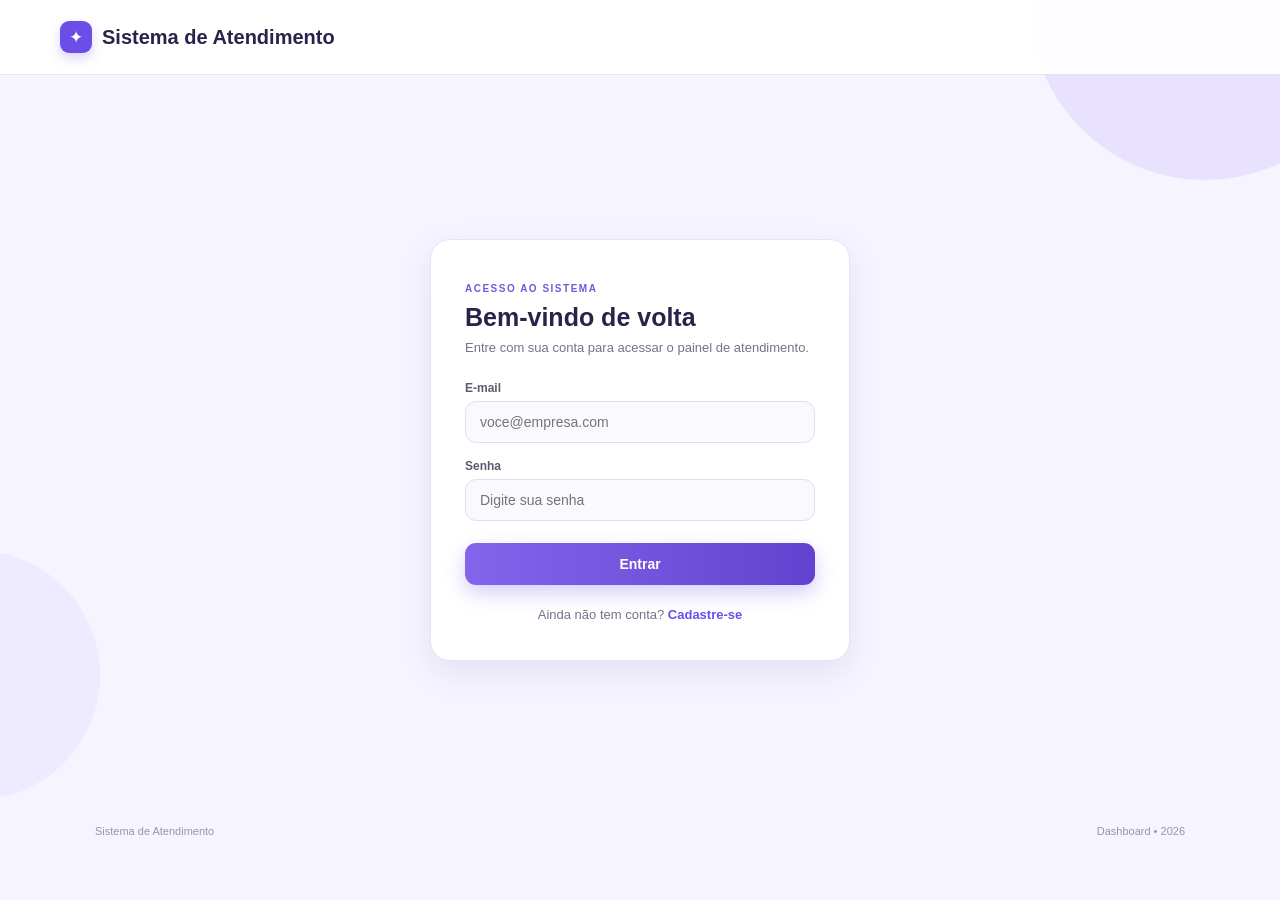
<file: prototipo/index.html>
<!DOCTYPE html>
<html lang="pt-BR">

<head>
    <meta charset="UTF-8">
    <meta name="viewport" content="width=device-width, initial-scale=1.0">
    <title>Dashboard de Atendimento</title>
    <link rel="stylesheet" href="style.css">
</head>

<body>

    <div class="background-shape shape-one"></div>
    <div class="background-shape shape-two"></div>

    <header>
        <div class="logo">
            <span class="logo-icon">✦</span>
            <h1>Sistema de Atendimento</h1>
        </div>

        <div class="header-acoes">
            <div class="status">
                <span class="status-dot"></span>
                Sistema online
            </div>

            <a href="login.html" class="btn-sair" id="btn-sair">Sair</a>
        </div>
    </header>

    <main>

        <section class="titulo">

            <div>
                <span class="subtitulo">VISÃO GERAL</span>
                <h2>Dashboard de Atendimento</h2>
                <p>Acompanhe o fluxo de atendimento da loja.</p>
            </div>

            <div class="periodo">
                <span>Período analisado</span>
                <strong>01 — 05 SET 2026</strong>
            </div>

        </section>


        <!-- CARDS -->

        <section class="cards">

            <div class="card">

                <div class="card-top">
                    <div class="icone">◉</div>
                    <span class="card-label">TOTAL</span>
                </div>

                <strong>20</strong>

                <p>atendimentos realizados</p>

                <div class="card-line"></div>

            </div>


            <div class="card destaque">

                <div class="card-top">
                    <div class="icone">★</div>
                    <span class="card-label">MAIOR DEMANDA</span>
                </div>

                <strong>Vendas</strong>

                <p>8 atendimentos</p>

                <div class="card-line"></div>

            </div>


            <div class="card">

                <div class="card-top">
                    <div class="icone">♟</div>
                    <span class="card-label">ATENDENTES</span>
                </div>

                <strong>10 / 10</strong>

                <p>Ana e Bruno</p>

                <div class="card-line"></div>

            </div>

        </section>


        <!-- GRÁFICOS -->

        <section class="graficos">


            <div class="grafico">

                <div class="grafico-titulo">
                    <div>
                        <span class="mini-label">DISTRIBUIÇÃO</span>
                        <h3>Atendimentos por fila</h3>
                    </div>

                    <span class="grafico-icon">↗</span>
                </div>


                <div class="barra">

                    <div class="barra-info">
                        <span>Vendas</span>
                        <strong>8</strong>
                    </div>

                    <div class="barra-fundo">
                        <div class="progresso vendas"></div>
                    </div>

                </div>


                <div class="barra">

                    <div class="barra-info">
                        <span>Financeiro</span>
                        <strong>5</strong>
                    </div>

                    <div class="barra-fundo">
                        <div class="progresso financeiro"></div>
                    </div>

                </div>


                <div class="barra">

                    <div class="barra-info">
                        <span>Suporte Técnico</span>
                        <strong>4</strong>
                    </div>

                    <div class="barra-fundo">
                        <div class="progresso suporte"></div>
                    </div>

                </div>


                <div class="barra">

                    <div class="barra-info">
                        <span>Trocas e Garantias</span>
                        <strong>3</strong>
                    </div>

                    <div class="barra-fundo">
                        <div class="progresso trocas"></div>
                    </div>

                </div>

            </div>


            <!-- ATENDIMENTOS POR DIA -->

            <div class="grafico">

                <div class="grafico-titulo">
                    <div>
                        <span class="mini-label">MOVIMENTO</span>
                        <h3>Atendimentos por dia</h3>
                    </div>

                    <span class="grafico-icon">⌁</span>
                </div>


                <div class="grafico-dias">

                    <div class="linha-grafico"></div>

                    <div class="ponto-dia">
                        <div class="ponto"></div>
                        <strong>4</strong>
                        <span>01/09</span>
                    </div>

                    <div class="ponto-dia">
                        <div class="ponto"></div>
                        <strong>4</strong>
                        <span>02/09</span>
                    </div>

                    <div class="ponto-dia">
                        <div class="ponto"></div>
                        <strong>4</strong>
                        <span>03/09</span>
                    </div>

                    <div class="ponto-dia">
                        <div class="ponto"></div>
                        <strong>4</strong>
                        <span>04/09</span>
                    </div>

                    <div class="ponto-dia">
                        <div class="ponto"></div>
                        <strong>4</strong>
                        <span>05/09</span>
                    </div>

                </div>

                <div class="resumo-dia">
                    <span>Movimento constante</span>
                    <strong>4 atendimentos/dia</strong>
                </div>

            </div>

        </section>


        <!-- MOVIMENTO MENSAL (VENDAS POR DIA) -->

        <section class="mensal">

            <div class="mensal-titulo">
                <div>
                    <span class="mini-label">TENDÊNCIA MENSAL</span>
                    <h3>Vendas por dia — Janeiro/2026</h3>
                </div>
                <span class="grafico-icon">⌁</span>
            </div>

            <div class="mensal-stats">
                <div>
                    <span>Total no mês</span>
                    <strong>305</strong>
                </div>
                <div>
                    <span>Média diária</span>
                    <strong>10</strong>
                </div>
                <div>
                    <span>Dia de pico</span>
                    <strong>Dia 24 (16 vendas)</strong>
                </div>
            </div>

            <div class="mensal-chart">
                <svg viewBox="0 0 620 200" preserveAspectRatio="none" xmlns="http://www.w3.org/2000/svg">
                    <defs>
                        <linearGradient id="areaGradiente" x1="0" y1="0" x2="0" y2="1">
                            <stop offset="0%" stop-color="#8365ec" stop-opacity="0.35" />
                            <stop offset="100%" stop-color="#8365ec" stop-opacity="0" />
                        </linearGradient>
                    </defs>

                    <path class="area-mensal"
                        d="M15,180 L15,139 L34.7,121 L54.3,130 L74.0,103 L93.7,112 L113.3,94 L133.0,76 L152.7,103 L172.3,121 L192.0,112 L211.7,94 L231.3,67 L251.0,85 L270.7,103 L290.3,112 L310.0,94 L329.7,58 L349.3,40 L369.0,67 L388.7,85 L408.3,94 L428.0,76 L447.7,49 L467.3,31 L487.0,58 L506.7,76 L526.3,94 L546.0,85 L565.7,67 L585.3,49 L605.0,85 L605.0,180 Z" />

                    <path class="linha-mensal"
                        d="M15,139 L34.7,121 L54.3,130 L74.0,103 L93.7,112 L113.3,94 L133.0,76 L152.7,103 L172.3,121 L192.0,112 L211.7,94 L231.3,67 L251.0,85 L270.7,103 L290.3,112 L310.0,94 L329.7,58 L349.3,40 L369.0,67 L388.7,85 L408.3,94 L428.0,76 L447.7,49 L467.3,31 L487.0,58 L506.7,76 L526.3,94 L546.0,85 L565.7,67 L585.3,49 L605.0,85" />

                    <circle class="ponto-pico" cx="467.3" cy="31" r="4.5" />
                </svg>

                <div class="mensal-eixo">
                    <span>Dia 1</span>
                    <span>Dia 5</span>
                    <span>Dia 10</span>
                    <span>Dia 15</span>
                    <span>Dia 20</span>
                    <span>Dia 25</span>
                    <span>Dia 31</span>
                </div>
            </div>

        </section>


        <!-- TABELA -->

        <section class="recentes">

            <div class="tabela-titulo">

                <div>
                    <span class="mini-label">HISTÓRICO</span>
                    <h3>Atendimentos recentes</h3>
                </div>

                <span class="ver-mais">Últimos registros</span>

            </div>


            <table>

                <thead>

                    <tr>
                        <th>Data e hora</th>
                        <th>Cliente</th>
                        <th>Atendente</th>
                        <th>Fila</th>
                    </tr>

                </thead>


                <tbody>

                    <tr>
                        <td>05/09/2026 11:15</td>
                        <td>Carla Mendes</td>
                        <td>Bruno</td>
                        <td><span class="tag vendas-tag">Vendas</span></td>
                    </tr>

                    <tr>
                        <td>05/09/2026 10:30</td>
                        <td>Diego Santos</td>
                        <td>Ana</td>
                        <td><span class="tag financeiro-tag">Financeiro</span></td>
                    </tr>

                    <tr>
                        <td>05/09/2026 09:45</td>
                        <td>Eduarda Alves</td>
                        <td>Bruno</td>
                        <td><span class="tag suporte-tag">Suporte Técnico</span></td>
                    </tr>

                </tbody>

            </table>

        </section>

    </main>


    <footer>
        <span>Sistema de Atendimento</span>
        <span>Dashboard • 2026</span>
    </footer>

    <script>
        // Protótipo de front-end: bloqueia o acesso ao dashboard sem login
        if (!sessionStorage.getItem('atendimento_logado')) {
            window.location.href = 'login.html';
        }

        document.getElementById('btn-sair').addEventListener('click', function () {
            sessionStorage.removeItem('atendimento_logado');
        });
    </script>

</body>

</html>
</file>
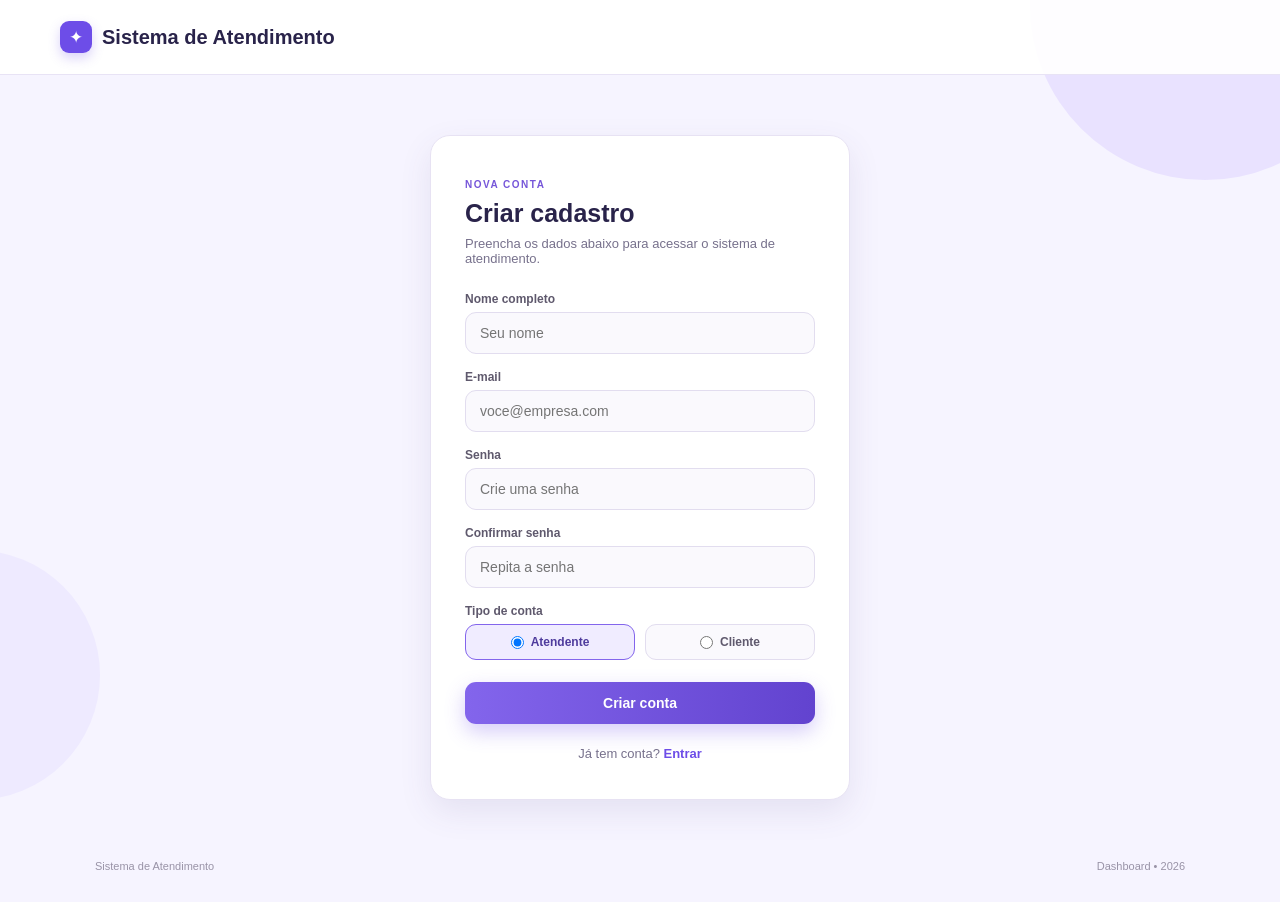
<file: prototipo/cadastro.html>
<!DOCTYPE html>
<html lang="pt-BR">

<head>
    <meta charset="UTF-8">
    <meta name="viewport" content="width=device-width, initial-scale=1.0">
    <title>Criar conta — Sistema de Atendimento</title>
    <link rel="stylesheet" href="style.css">
</head>

<body>

    <div class="background-shape shape-one"></div>
    <div class="background-shape shape-two"></div>

    <header>
        <div class="logo">
            <span class="logo-icon">✦</span>
            <h1>Sistema de Atendimento</h1>
        </div>
    </header>

    <main class="auth-shell">

        <div class="auth-card">

            <span class="mini-label">NOVA CONTA</span>
            <h2>Criar cadastro</h2>
            <p class="auth-sub">Preencha os dados abaixo para acessar o sistema de atendimento.</p>

            <form class="auth-form" id="form-cadastro">

                <div class="campo">
                    <label for="nome">Nome completo</label>
                    <input type="text" id="nome" placeholder="Seu nome" required>
                </div>

                <div class="campo">
                    <label for="email">E-mail</label>
                    <input type="email" id="email" placeholder="voce@empresa.com" required>
                </div>

                <div class="campo">
                    <label for="senha">Senha</label>
                    <input type="password" id="senha" placeholder="Crie uma senha" required>
                </div>

                <div class="campo">
                    <label for="confirmar-senha">Confirmar senha</label>
                    <input type="password" id="confirmar-senha" placeholder="Repita a senha" required>
                </div>

                <div class="campo">
                    <label>Tipo de conta</label>
                    <div class="auth-radios">

                        <label class="radio-pill">
                            <input type="radio" name="tipo-conta" value="atendente" checked>
                            Atendente
                        </label>

                        <label class="radio-pill">
                            <input type="radio" name="tipo-conta" value="cliente">
                            Cliente
                        </label>

                    </div>
                </div>

                <button type="submit" class="btn-primary">Criar conta</button>

            </form>

            <p class="auth-footer-link">
                Já tem conta? <a href="login.html">Entrar</a>
            </p>

        </div>

    </main>

    <footer>
        <span>Sistema de Atendimento</span>
        <span>Dashboard • 2026</span>
    </footer>

    <script>
        document.getElementById('form-cadastro').addEventListener('submit', function (evento) {
            evento.preventDefault();

            const senha = document.getElementById('senha').value;
            const confirmarSenha = document.getElementById('confirmar-senha').value;

            if (senha !== confirmarSenha) {
                alert('As senhas não coincidem. Verifique e tente novamente.');
                return;
            }

            // Protótipo de front-end: aqui entraria o INSERT real em pessoa/atendente/cliente
            sessionStorage.setItem('atendimento_email', document.getElementById('email').value);
            window.location.href = 'login.html';
        });
    </script>

</body>

</html>
</file>
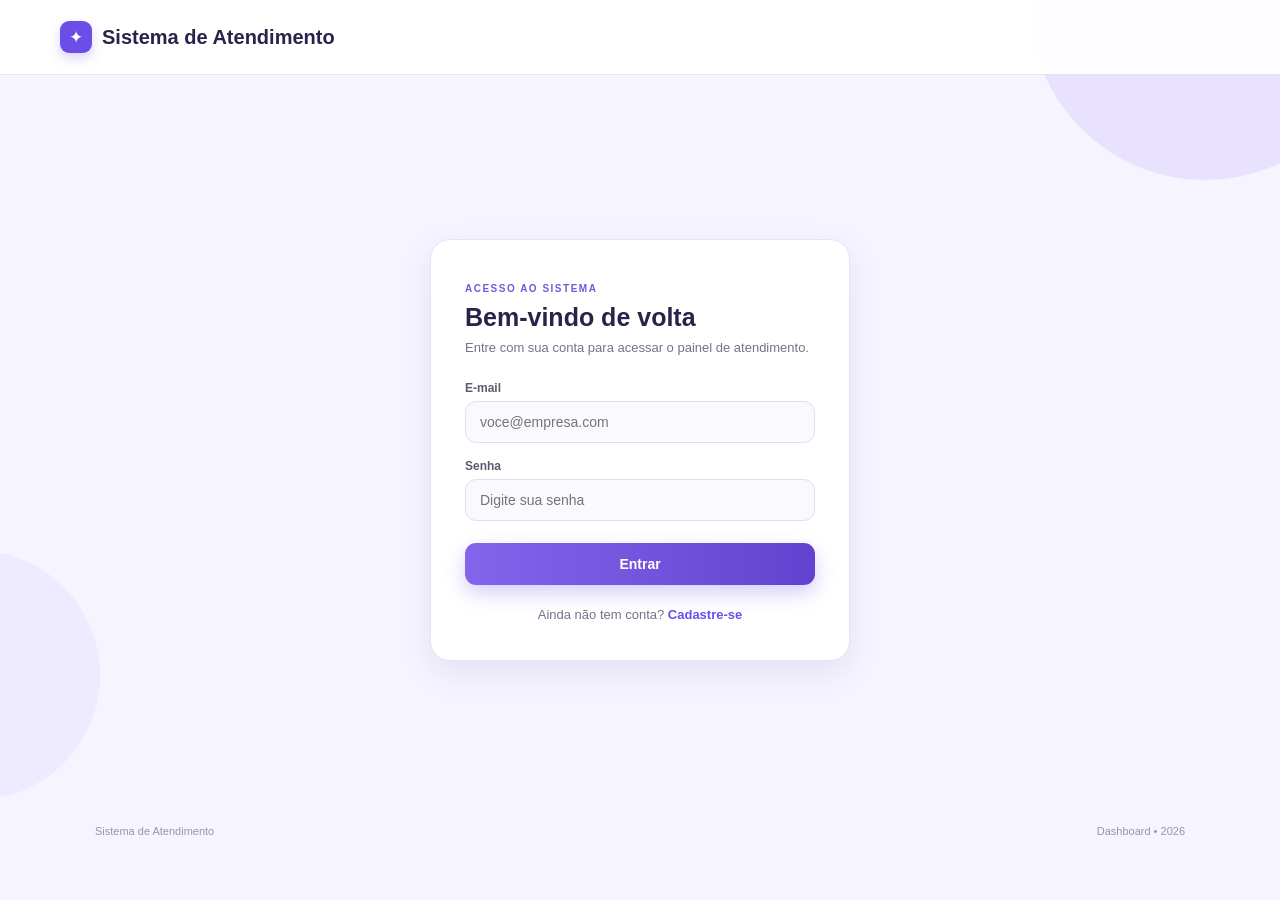
<file: prototipo/login.html>
<!DOCTYPE html>
<html lang="pt-BR">

<head>
    <meta charset="UTF-8">
    <meta name="viewport" content="width=device-width, initial-scale=1.0">
    <title>Entrar — Sistema de Atendimento</title>
    <link rel="stylesheet" href="style.css">
</head>

<body>

    <div class="background-shape shape-one"></div>
    <div class="background-shape shape-two"></div>

    <header>
        <div class="logo">
            <span class="logo-icon">✦</span>
            <h1>Sistema de Atendimento</h1>
        </div>
    </header>

    <main class="auth-shell">

        <div class="auth-card">

            <span class="mini-label">ACESSO AO SISTEMA</span>
            <h2>Bem-vindo de volta</h2>
            <p class="auth-sub">Entre com sua conta para acessar o painel de atendimento.</p>

            <form class="auth-form" id="form-login">

                <div class="campo">
                    <label for="email">E-mail</label>
                    <input type="email" id="email" placeholder="voce@empresa.com" required>
                </div>

                <div class="campo">
                    <label for="senha">Senha</label>
                    <input type="password" id="senha" placeholder="Digite sua senha" required>
                </div>

                <button type="submit" class="btn-primary">Entrar</button>

            </form>

            <p class="auth-footer-link">
                Ainda não tem conta? <a href="cadastro.html">Cadastre-se</a>
            </p>

        </div>

    </main>

    <footer>
        <span>Sistema de Atendimento</span>
        <span>Dashboard • 2026</span>
    </footer>

    <script>
        // Se o cadastro preencheu o e-mail, já deixa pronto no campo
        const emailCadastrado = sessionStorage.getItem('atendimento_email');
        if (emailCadastrado) {
            document.getElementById('email').value = emailCadastrado;
            sessionStorage.removeItem('atendimento_email');
        }

        document.getElementById('form-login').addEventListener('submit', function (evento) {
            evento.preventDefault();
            // Protótipo de front-end: aqui entraria a validação real com o banco de dados
            sessionStorage.setItem('atendimento_logado', 'true');
            window.location.href = 'index.html';
        });
    </script>

</body>

</html>
</file>
<file: prototipo/style.css>
* {
    margin: 0;
    padding: 0;
    box-sizing: border-box;
}

body {
    font-family: Arial, sans-serif;
    background: #f6f4ff;
    color: #28243a;
    min-height: 100vh;
    position: relative;
    overflow-x: hidden;
}

/* =========================
   FORMAS DO FUNDO
========================= */

.background-shape {
    position: fixed;
    border-radius: 50%;
    pointer-events: none;
    z-index: -1;
}

.shape-one {
    width: 350px;
    height: 350px;
    background: #e9e2ff;
    top: -170px;
    right: -100px;
}

.shape-two {
    width: 250px;
    height: 250px;
    background: #eeeaff;
    bottom: 100px;
    left: -150px;
}


/* =========================
   CABEÇALHO
========================= */

header {
    background: rgba(255, 255, 255, 0.92);
    padding: 21px 60px;
    display: flex;
    justify-content: space-between;
    align-items: center;
    border-bottom: 1px solid #e8e3f5;
    position: relative;
    z-index: 2;
}

.logo {
    display: flex;
    align-items: center;
    gap: 10px;
}

.logo-icon {
    width: 32px;
    height: 32px;
    display: flex;
    justify-content: center;
    align-items: center;
    background: #6d4de8;
    color: white;
    border-radius: 9px;
    font-size: 17px;
    box-shadow: 0 5px 12px rgba(109, 77, 232, 0.25);
}

.logo h1 {
    font-size: 20px;
    color: #29234a;
}

.status {
    display: flex;
    align-items: center;
    gap: 8px;
    color: #666174;
    font-size: 13px;
    background: #faf9ff;
    border: 1px solid #e7e2f3;
    padding: 8px 13px;
    border-radius: 20px;
}

.status-dot {
    width: 8px;
    height: 8px;
    background: #55b98a;
    border-radius: 50%;
    box-shadow: 0 0 0 4px #e7f7ef;
}


/* =========================
   CONTEÚDO
========================= */

main {
    max-width: 1150px;
    margin: 0 auto;
    padding: 45px 30px;
}


/* =========================
   TÍTULO
========================= */

.titulo {
    display: flex;
    justify-content: space-between;
    align-items: flex-end;
    margin-bottom: 32px;
}

.subtitulo,
.mini-label {
    color: #7656d9;
    font-size: 10px;
    font-weight: bold;
    letter-spacing: 1.5px;
}

.titulo h2 {
    font-size: 32px;
    color: #29234a;
    margin: 7px 0;
}

.titulo p {
    color: #77718c;
    font-size: 15px;
}

.periodo {
    background: white;
    padding: 13px 17px;
    border-radius: 12px;
    border: 1px solid #e7e2f3;
    text-align: right;
    box-shadow: 0 5px 18px rgba(80, 65, 130, 0.05);
}

.periodo span {
    display: block;
    color: #898396;
    font-size: 11px;
    margin-bottom: 5px;
}

.periodo strong {
    color: #4e3b9d;
    font-size: 12px;
}


/* =========================
   CARDS
========================= */

.cards {
    display: grid;
    grid-template-columns: repeat(3, 1fr);
    gap: 20px;
    margin-bottom: 25px;
}

.card {
    background: white;
    padding: 23px;
    border-radius: 17px;
    border: 1px solid #e7e2f3;
    box-shadow: 0 6px 22px rgba(80, 65, 130, 0.07);
    position: relative;
    overflow: hidden;
    transition: 0.2s;
}

.card:hover {
    transform: translateY(-3px);
    box-shadow: 0 10px 28px rgba(80, 65, 130, 0.12);
}

.card::after {
    content: "";
    position: absolute;
    width: 100px;
    height: 100px;
    border-radius: 50%;
    background: #f0ecff;
    right: -45px;
    top: -45px;
}

.card.destaque {
    background: linear-gradient(135deg, #ffffff 0%, #f8f5ff 100%);
    border-color: #ddd3fa;
}

.card-top {
    display: flex;
    align-items: center;
    justify-content: space-between;
    position: relative;
    z-index: 1;
}

.icone {
    width: 34px;
    height: 34px;
    border-radius: 10px;
    background: #f0ecff;
    color: #6d4de8;
    display: flex;
    justify-content: center;
    align-items: center;
    font-size: 15px;
}

.card-label {
    font-size: 10px;
    color: #8a8498;
    letter-spacing: 1px;
    font-weight: bold;
}

.card strong {
    display: block;
    margin-top: 20px;
    font-size: 29px;
    color: #30265c;
    position: relative;
    z-index: 1;
}

.card p {
    color: #77718c;
    font-size: 13px;
    margin-top: 5px;
    position: relative;
    z-index: 1;
}

.card-line {
    width: 35px;
    height: 3px;
    background: #7656e8;
    border-radius: 5px;
    margin-top: 18px;
}


/* =========================
   GRÁFICOS
========================= */

.graficos {
    display: grid;
    grid-template-columns: 1.25fr 1fr;
    gap: 20px;
    margin-bottom: 25px;
}

.grafico {
    background: white;
    padding: 27px;
    border-radius: 17px;
    border: 1px solid #e7e2f3;
    box-shadow: 0 6px 22px rgba(80, 65, 130, 0.06);
}

.grafico-titulo {
    display: flex;
    justify-content: space-between;
    align-items: flex-start;
    margin-bottom: 27px;
}

.grafico h3 {
    color: #30265c;
    font-size: 17px;
    margin-top: 5px;
}

.grafico-icon {
    width: 30px;
    height: 30px;
    border-radius: 9px;
    background: #f1edff;
    color: #6d4de8;
    display: flex;
    align-items: center;
    justify-content: center;
}


/* =========================
   BARRAS
========================= */

.barra {
    margin-bottom: 19px;
}

.barra-info {
    display: flex;
    justify-content: space-between;
    margin-bottom: 7px;
    font-size: 13px;
}

.barra-info span {
    color: #5f596d;
}

.barra-info strong {
    color: #403567;
}

.barra-fundo {
    width: 100%;
    height: 9px;
    background: #f0edf6;
    border-radius: 20px;
    overflow: hidden;
}

.progresso {
    height: 100%;
    background: linear-gradient(90deg, #8365ec, #6243cf);
    border-radius: 20px;
}

.vendas {
    width: 100%;
}

.financeiro {
    width: 63%;
}

.suporte {
    width: 50%;
}

.trocas {
    width: 38%;
}


/* =========================
   GRÁFICO DE DIAS
========================= */

.grafico-dias {
    height: 150px;
    display: flex;
    align-items: center;
    justify-content: space-around;
    position: relative;
    margin-top: 5px;
}

.linha-grafico {
    position: absolute;
    left: 7%;
    right: 7%;
    top: 50%;
    height: 2px;
    background: #ddd7ef;
}

.ponto-dia {
    display: flex;
    flex-direction: column;
    align-items: center;
    gap: 7px;
    position: relative;
    z-index: 1;
}

.ponto {
    width: 12px;
    height: 12px;
    border-radius: 50%;
    background: #7656e8;
    border: 3px solid white;
    box-shadow: 0 0 0 3px #ded5fb;
}

.ponto-dia strong {
    position: absolute;
    top: -30px;
    font-size: 12px;
    color: #4e3b9d;
}

.ponto-dia span {
    color: #888294;
    font-size: 11px;
}

.resumo-dia {
    margin-top: 12px;
    padding-top: 13px;
    border-top: 1px solid #eeeaf5;
    display: flex;
    justify-content: space-between;
    font-size: 11px;
}

.resumo-dia span {
    color: #8a8495;
}

.resumo-dia strong {
    color: #6d4de8;
}


/* =========================
   MOVIMENTO MENSAL (NOVO)
========================= */

.mensal {
    background: white;
    padding: 27px;
    border-radius: 17px;
    border: 1px solid #e7e2f3;
    box-shadow: 0 6px 22px rgba(80, 65, 130, 0.06);
    margin-bottom: 25px;
}

.mensal-titulo {
    display: flex;
    justify-content: space-between;
    align-items: flex-start;
    margin-bottom: 22px;
}

.mensal-titulo h3 {
    color: #30265c;
    font-size: 17px;
    margin-top: 5px;
}

.mensal-stats {
    display: flex;
    gap: 14px;
    margin-bottom: 22px;
    flex-wrap: wrap;
}

.mensal-stats div {
    background: #faf9fd;
    border: 1px solid #eee9f8;
    border-radius: 12px;
    padding: 11px 16px;
    flex: 1;
    min-width: 130px;
}

.mensal-stats span {
    display: block;
    color: #8a8495;
    font-size: 11px;
    margin-bottom: 4px;
}

.mensal-stats strong {
    color: #4e3b9d;
    font-size: 15px;
}

.mensal-chart svg {
    width: 100%;
    height: auto;
    display: block;
}

.area-mensal {
    fill: url(#areaGradiente);
}

.linha-mensal {
    fill: none;
    stroke: #6d4de8;
    stroke-width: 2.5;
    stroke-linecap: round;
    stroke-linejoin: round;
}

.ponto-pico {
    fill: #6d4de8;
    stroke: white;
    stroke-width: 2;
}

.mensal-eixo {
    display: flex;
    justify-content: space-between;
    margin-top: 8px;
    font-size: 11px;
    color: #888294;
}


/* =========================
   TABELA
========================= */

.recentes {
    background: white;
    padding: 27px;
    border-radius: 17px;
    border: 1px solid #e7e2f3;
    box-shadow: 0 6px 22px rgba(80, 65, 130, 0.06);
}

.tabela-titulo {
    display: flex;
    justify-content: space-between;
    align-items: center;
    margin-bottom: 20px;
}

.tabela-titulo h3 {
    color: #30265c;
    font-size: 17px;
    margin-top: 5px;
}

.ver-mais {
    color: #8a8495;
    font-size: 11px;
    background: #faf9fd;
    padding: 7px 11px;
    border-radius: 10px;
}

table {
    width: 100%;
    border-collapse: collapse;
}

th {
    text-align: left;
    font-size: 11px;
    color: #898396;
    font-weight: bold;
    padding: 12px;
    background: #faf9fd;
    border-bottom: 1px solid #e8e4f2;
}

td {
    padding: 15px 12px;
    font-size: 13px;
    color: #555060;
    border-bottom: 1px solid #eeeaf5;
}

tr:last-child td {
    border-bottom: none;
}

.tag {
    padding: 5px 9px;
    border-radius: 10px;
    font-size: 11px;
    font-weight: bold;
}

.vendas-tag {
    background: #eee9ff;
    color: #6648c9;
}

.financeiro-tag {
    background: #f4edff;
    color: #7854bb;
}

.suporte-tag {
    background: #ebeefc;
    color: #5663ad;
}


/* =========================
   RODAPÉ
========================= */

footer {
    max-width: 1150px;
    margin: 0 auto;
    padding: 0 30px 30px;
    display: flex;
    justify-content: space-between;
    color: #9993a7;
    font-size: 11px;
}


/* =========================
   RESPONSIVIDADE
========================= */

@media (max-width: 800px) {

    header {
        padding: 18px 25px;
    }

    main {
        padding: 35px 20px;
    }

    .titulo {
        flex-direction: column;
        align-items: flex-start;
        gap: 20px;
    }

    .periodo {
        text-align: left;
    }

    .cards {
        grid-template-columns: 1fr;
    }

    .graficos {
        grid-template-columns: 1fr;
    }

    .mensal-stats {
        flex-direction: column;
    }

    footer {
        padding: 0 20px 25px;
    }
}


@media (max-width: 550px) {

    header h1 {
        font-size: 16px;
    }

    .status {
        font-size: 11px;
    }

    .titulo h2 {
        font-size: 26px;
    }

    .grafico,
    .card,
    .recentes,
    .mensal {
        padding: 20px;
    }

    table {
        font-size: 11px;
    }

    th,
    td {
        padding: 9px 6px;
    }

    .ver-mais {
        display: none;
    }

    .mensal-eixo span:nth-child(2n) {
        display: none;
    }
}


/* =========================
   AUTENTICAÇÃO (LOGIN / CADASTRO)
========================= */

.auth-shell {
    max-width: 1150px;
    margin: 0 auto;
    padding: 60px 30px;
    min-height: calc(100vh - 150px);
    display: flex;
    align-items: center;
    justify-content: center;
}

.auth-card {
    background: white;
    width: 100%;
    max-width: 420px;
    padding: 38px 34px;
    border-radius: 20px;
    border: 1px solid #e7e2f3;
    box-shadow: 0 12px 32px rgba(80, 65, 130, 0.1);
    text-align: left;
}

.auth-card h2 {
    font-size: 25px;
    color: #29234a;
    margin: 7px 0 8px;
}

.auth-sub {
    color: #77718c;
    font-size: 13px;
    margin-bottom: 26px;
}

.auth-form {
    display: flex;
    flex-direction: column;
    gap: 16px;
}

.campo {
    display: flex;
    flex-direction: column;
    gap: 6px;
}

.campo label {
    font-size: 12px;
    color: #5f596d;
    font-weight: bold;
}

.campo input[type="text"],
.campo input[type="email"],
.campo input[type="password"] {
    border: 1px solid #e2ddef;
    background: #faf9fd;
    border-radius: 11px;
    padding: 12px 14px;
    font-size: 14px;
    font-family: inherit;
    color: #28243a;
    outline: none;
    transition: 0.2s;
}

.campo input:focus {
    border-color: #8365ec;
    background: white;
    box-shadow: 0 0 0 3px #ede8ff;
}

.auth-radios {
    display: flex;
    gap: 10px;
}

.radio-pill {
    flex: 1;
    display: flex;
    align-items: center;
    justify-content: center;
    gap: 7px;
    border: 1px solid #e2ddef;
    background: #faf9fd;
    border-radius: 11px;
    padding: 10px 12px;
    font-size: 13px;
    color: #5f596d;
    cursor: pointer;
    transition: 0.2s;
}

.radio-pill:has(input:checked) {
    border-color: #8365ec;
    background: #f0ecff;
    color: #4e3b9d;
    font-weight: bold;
}

.btn-primary {
    margin-top: 6px;
    border: none;
    border-radius: 11px;
    padding: 13px;
    font-size: 14px;
    font-weight: bold;
    color: white;
    background: linear-gradient(90deg, #8365ec, #6243cf);
    cursor: pointer;
    box-shadow: 0 8px 20px rgba(109, 77, 232, 0.28);
    transition: 0.2s;
}

.btn-primary:hover {
    transform: translateY(-2px);
    box-shadow: 0 10px 24px rgba(109, 77, 232, 0.35);
}

.auth-footer-link {
    text-align: center;
    margin-top: 22px;
    font-size: 13px;
    color: #77718c;
}

.auth-footer-link a {
    color: #6d4de8;
    font-weight: bold;
    text-decoration: none;
}

.auth-footer-link a:hover {
    text-decoration: underline;
}


@media (max-width: 550px) {

    .auth-shell {
        padding: 40px 20px;
    }

    .auth-card {
        padding: 28px 22px;
    }

}


/* =========================
   AÇÕES DO CABEÇALHO (LOGOUT)
========================= */

.header-acoes {
    display: flex;
    align-items: center;
    gap: 12px;
}

.btn-sair {
    color: #6d4de8;
    font-size: 13px;
    font-weight: bold;
    text-decoration: none;
    background: #f0ecff;
    padding: 8px 15px;
    border-radius: 20px;
    border: 1px solid #ded5fb;
    transition: 0.2s;
}

.btn-sair:hover {
    background: #e6deff;
}
</file>
